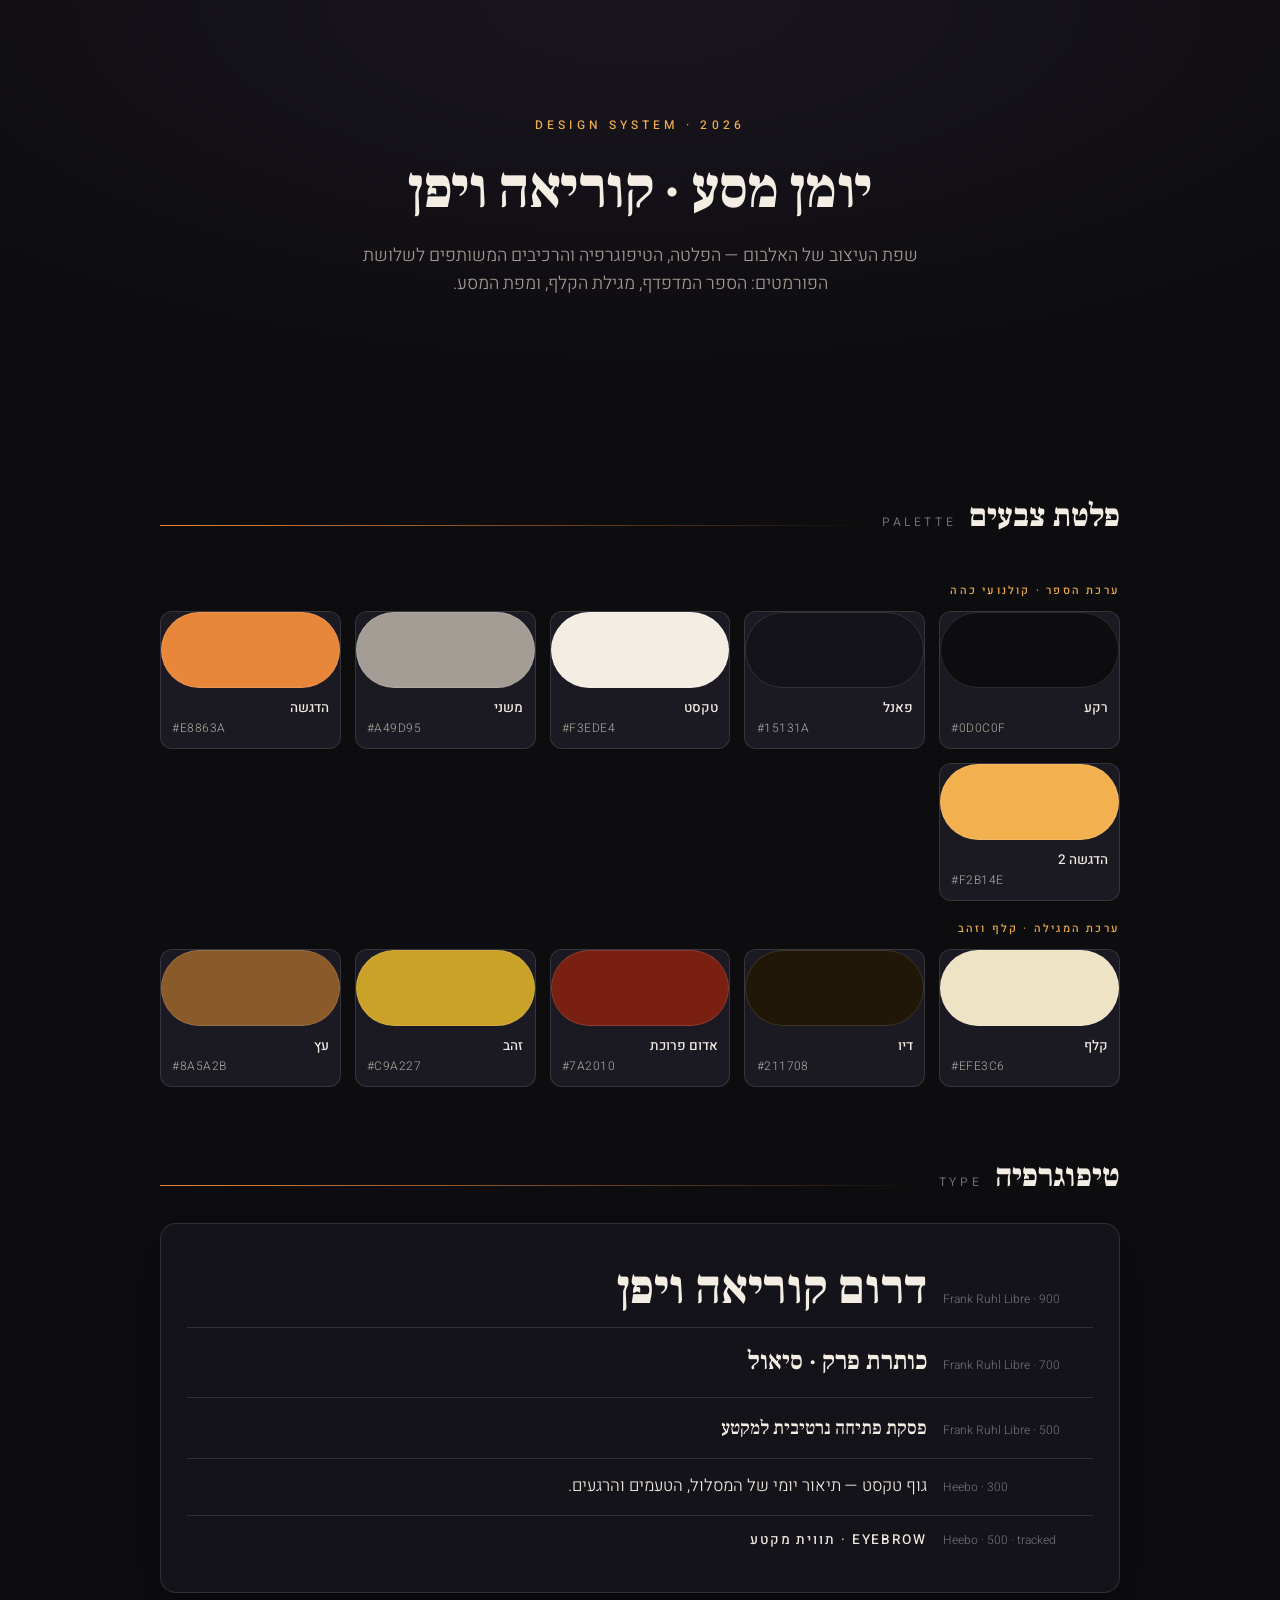
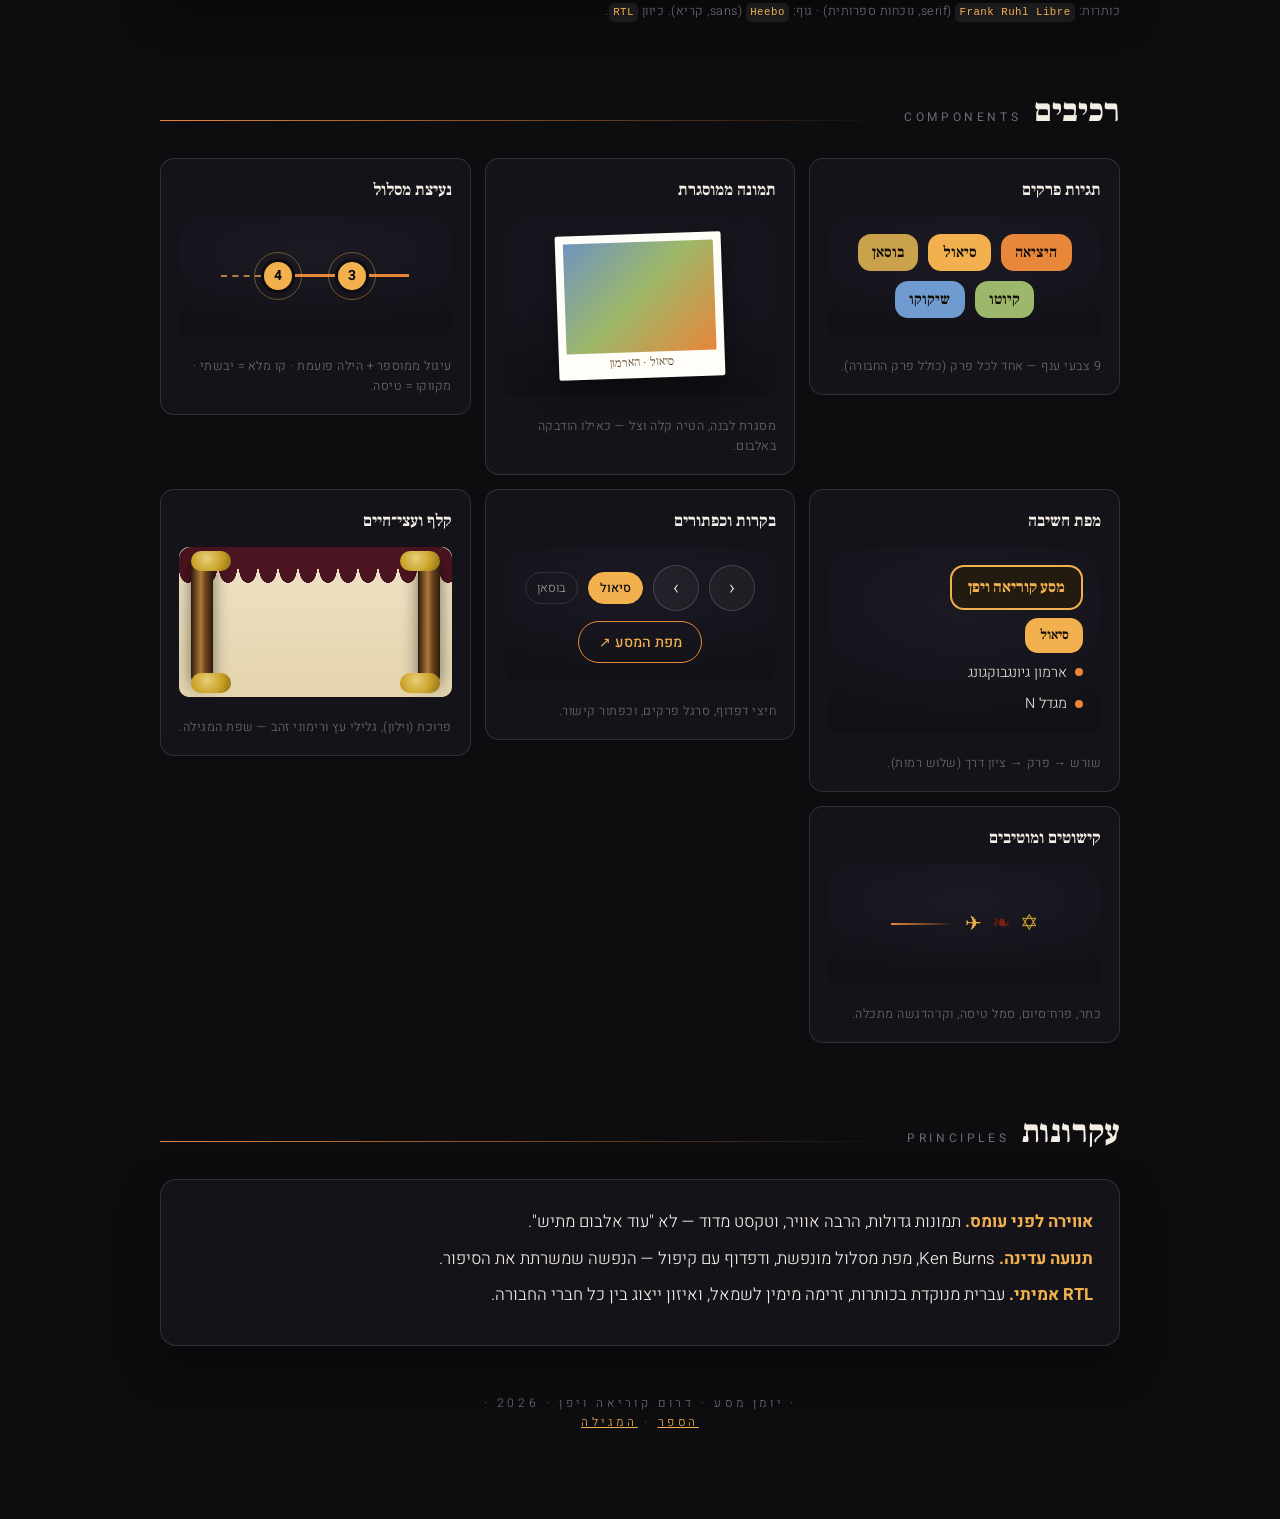
<file: design.html>
<!doctype html>
<html lang="he" dir="rtl">
<meta charset="utf-8">
<meta name="viewport" content="width=device-width,initial-scale=1,viewport-fit=cover">
<title>Design System — יומן מסע קוריאה ויפן</title>
<link rel="preconnect" href="https://fonts.googleapis.com">
<link rel="preconnect" href="https://fonts.gstatic.com" crossorigin>
<link rel="stylesheet" href="https://fonts.googleapis.com/css2?family=Frank+Ruhl+Libre:wght@500;700;900&family=Heebo:wght@300;400;500;700&display=swap">
<style>
:root{
  --bg:#0d0c0f; --panel:#15131a; --panel2:#1b1922; --fg:#f3ede4; --muted:#a49d95; --faint:#6f6a73;
  --accent:#e8863a; --accent2:#f2b14e; --line:rgba(255,255,255,.12);
  --park:#efe3c6; --park2:#e4d4ad; --ink:#211708; --red:#7a2010; --gold:#c9a227; --gold2:#e8cf7a; --wood:#8a5a2b;
  --disp:"Frank Ruhl Libre",Georgia,serif; --body:"Heebo","Segoe UI",Arial,sans-serif;
  color-scheme:dark;
}
*{box-sizing:border-box}
html,body{margin:0}
body{background:radial-gradient(120% 70% at 50% 0%,#1a1620,#0d0c0f 60%) fixed,#0d0c0f;color:var(--fg);font-family:var(--body);font-weight:300;-webkit-font-smoothing:antialiased;line-height:1.6}
.wrap{max-width:1040px;margin:0 auto;padding:clamp(20px,5vw,56px) clamp(16px,4vw,40px)}
header.hd{text-align:center;padding:clamp(24px,6vw,60px) 0 clamp(8px,2vw,16px)}
.kick{letter-spacing:.34em;font-size:12px;color:var(--accent2);font-weight:500}
h1{font-family:var(--disp);font-weight:900;font-size:clamp(2.2rem,6vw,3.6rem);margin:.5rem 0 .4rem;letter-spacing:-.01em}
.lede{color:var(--muted);max-width:60ch;margin:.4rem auto 0;font-size:clamp(.95rem,2.2vw,1.12rem)}
.sect{margin-top:clamp(2.4rem,6vw,4rem)}
.sect-h{display:flex;align-items:baseline;gap:.8rem;margin-bottom:1.3rem}
.sect-h h2{font-family:var(--disp);font-weight:900;font-size:clamp(1.4rem,4vw,2rem);margin:0}
.sect-h .en{color:var(--faint);letter-spacing:.3em;font-size:12px;font-weight:400}
.sect-h .ln{flex:1;height:1px;background:linear-gradient(90deg,var(--accent),transparent)}
.card{background:var(--panel);border:1px solid var(--line);border-radius:16px;padding:clamp(16px,3vw,26px);box-shadow:0 18px 44px rgba(0,0,0,.4)}
.grid{display:grid;gap:14px}
.note{color:var(--faint);font-size:12.5px;margin-top:.5rem;letter-spacing:.04em}
code{background:rgba(255,255,255,.07);color:var(--accent2);padding:.08em .4em;border-radius:5px;font-size:.86em;direction:ltr;display:inline-block}

/* palette */
.sw-grid{grid-template-columns:repeat(auto-fill,minmax(150px,1fr))}
.sw{border-radius:12px;overflow:hidden;border:1px solid var(--line);background:var(--panel2)}
.sw .chip{height:76px}
.sw .meta{padding:.6rem .7rem}
.sw .nm{font-weight:500;font-size:13.5px}
.sw .hex{color:var(--muted);font-size:12px;direction:ltr;letter-spacing:.04em}
.theme-tag{display:inline-block;font-size:11px;letter-spacing:.2em;color:var(--accent2);margin:1.2rem 0 .7rem;font-weight:500}

/* type */
.type-row{display:flex;align-items:baseline;gap:1rem;flex-wrap:wrap;padding:.9rem 0;border-bottom:1px solid var(--line)}
.type-row:last-child{border-bottom:0}
.type-row .lbl{color:var(--faint);font-size:12px;min-width:150px;direction:ltr}
.disp-xl{font-family:var(--disp);font-weight:900;font-size:clamp(2rem,6vw,3rem);line-height:1}
.disp-l{font-family:var(--disp);font-weight:700;font-size:1.6rem}
.disp-m{font-family:var(--disp);font-weight:500;font-size:1.2rem}
.body-m{font-family:var(--body);font-weight:300;font-size:1.05rem}
.body-s{font-family:var(--body);font-weight:500;font-size:.85rem;letter-spacing:.14em}

/* components */
.comp-grid{grid-template-columns:repeat(auto-fit,minmax(260px,1fr));align-items:start}
.comp{background:var(--panel);border:1px solid var(--line);border-radius:14px;padding:18px;display:flex;flex-direction:column;gap:12px}
.comp .tt{font-family:var(--disp);font-weight:700;font-size:1.05rem}
.comp .stage{background:radial-gradient(120% 90% at 50% 30%,#1b1922,#100e14);border-radius:10px;padding:18px;display:flex;align-items:center;justify-content:center;min-height:120px;flex-wrap:wrap;gap:10px}
.comp .stage.park{background:linear-gradient(180deg,var(--park),var(--park2))}

.pill{font-family:var(--disp);font-weight:700;color:#160f06;padding:.4rem .9rem;border-radius:13px;font-size:.95rem}
.c0{background:#e8863a}.c1{background:#f2b14e}.c2{background:#d59a63}.c3{background:#c9a24b}.c4{background:#9db86a}.c5{background:#5fb3a2}.c6{background:#6f9bd0}.c7{background:#b081c8}.c8{background:#d1748f}

.mount{background:#fffdf7;padding:8px 8px 26px;border-radius:2px;transform:rotate(-2deg);box-shadow:0 10px 26px rgba(0,0,0,.5);position:relative}
.mount img,.mount .ph{display:block;width:150px;height:110px;object-fit:cover;border-radius:1px}
.mount .ph{background:linear-gradient(135deg,#6f94c0,#9db86a 48%,#e8863a)}
.mount .cap{position:absolute;inset-inline:8px;bottom:6px;text-align:center;font-family:var(--disp);color:#50391a;font-size:12px}

.pin{position:relative;width:34px;height:34px}
.pin .dot{position:absolute;inset:0;border-radius:50%;background:var(--accent2);border:3px solid #0d0c0f;display:flex;align-items:center;justify-content:center;color:#0d0c0f;font-weight:700;font-size:14px}
.pin .ring{position:absolute;inset:-7px;border-radius:50%;border:1.5px solid var(--accent2);opacity:.4;animation:pulse 3s ease-out infinite}
@keyframes pulse{0%{transform:scale(.7);opacity:.5}70%,100%{transform:scale(1.4);opacity:0}}
.route{display:flex;align-items:center;gap:0}
.route .seg{width:40px;height:3px;background:var(--accent)}
.route .segd{width:40px;height:0;border-top:2px dashed var(--accent2);opacity:.7}

.rootbox{background:#231b10;border:2px solid var(--accent2);border-radius:14px;color:var(--accent2);font-family:var(--disp);font-weight:900;padding:.5rem 1rem;font-size:1rem}
.leaf{display:flex;align-items:center;gap:.5rem;color:#e7ddcf;font-size:.9rem}
.leaf .d{width:8px;height:8px;border-radius:50%;background:var(--accent)}

.btn-nav{width:46px;height:46px;border-radius:50%;border:1px solid rgba(255,255,255,.16);background:rgba(255,255,255,.04);color:var(--fg);font-size:20px;display:flex;align-items:center;justify-content:center}
.chip{background:transparent;border:1px solid var(--line);color:var(--muted);font-size:12.5px;padding:.3rem .7rem;border-radius:999px}
.chip.on{background:var(--accent2);color:#0d0c0f;border-color:var(--accent2);font-weight:500}
.mm-btn{display:inline-flex;align-items:center;gap:.4rem;padding:.55rem 1.2rem;border:1px solid var(--accent);border-radius:999px;color:var(--accent2);font-weight:500;font-size:.9rem}

/* parchment + wood */
.scroll-demo{position:relative;height:150px;border-radius:12px;overflow:hidden;background:linear-gradient(180deg,var(--park),var(--park2))}
.scroll-demo .pole{position:absolute;top:10px;bottom:10px;width:22px;border-radius:11px;background:linear-gradient(90deg,#2c1a0a,#b07a3c 45%,#6e461f 65%,#2c1a0a);box-shadow:0 0 16px rgba(0,0,0,.5)}
.scroll-demo .pole.r{right:12px}.scroll-demo .pole.l{left:12px}
.scroll-demo .knob{position:absolute;width:40px;height:20px;border-radius:10px;background:radial-gradient(circle at 40% 35%,var(--gold2),var(--gold) 55%,#8a6b12)}
.scroll-demo .valance{position:absolute;top:0;left:0;right:0;height:22px;background:#4a1420}
.scroll-demo .valance::after{content:"";position:absolute;top:22px;left:0;right:0;height:14px;background:radial-gradient(9px 14px at 9px 0,#4a1420 98%,transparent) repeat-x;background-size:20px 14px}
.orn{color:var(--red);font-size:22px}.crown{color:var(--gold);font-size:22px}
.foot{text-align:center;color:var(--faint);font-size:12px;letter-spacing:.3em;padding:3rem 0 2rem}
.foot a{color:var(--accent2)}
</style>

<header class="hd">
  <div class="wrap">
    <div class="kick">DESIGN SYSTEM · 2026</div>
    <h1>יומן מסע · קוריאה ויפן</h1>
    <p class="lede">שפת העיצוב של האלבום — הפלטה, הטיפוגרפיה והרכיבים המשותפים לשלושת הפורמטים: הספר המדפדף, מגילת הקלף, ומפת המסע.</p>
  </div>
</header>

<div class="wrap">

<section class="sect">
  <div class="sect-h"><h2>פלטת צבעים</h2><span class="en">PALETTE</span><span class="ln"></span></div>
  <div class="theme-tag">ערכת הספר · קולנועי כהה</div>
  <div class="grid sw-grid">
    <div class="sw"><div class="chip" style="background:#0d0c0f"></div><div class="meta"><div class="nm">רקע</div><div class="hex">#0D0C0F</div></div></div>
    <div class="sw"><div class="chip" style="background:#15131a"></div><div class="meta"><div class="nm">פאנל</div><div class="hex">#15131A</div></div></div>
    <div class="sw"><div class="chip" style="background:#f3ede4"></div><div class="meta"><div class="nm">טקסט</div><div class="hex">#F3EDE4</div></div></div>
    <div class="sw"><div class="chip" style="background:#a49d95"></div><div class="meta"><div class="nm">משני</div><div class="hex">#A49D95</div></div></div>
    <div class="sw"><div class="chip" style="background:#e8863a"></div><div class="meta"><div class="nm">הדגשה</div><div class="hex">#E8863A</div></div></div>
    <div class="sw"><div class="chip" style="background:#f2b14e"></div><div class="meta"><div class="nm">הדגשה 2</div><div class="hex">#F2B14E</div></div></div>
  </div>
  <div class="theme-tag">ערכת המגילה · קלף וזהב</div>
  <div class="grid sw-grid">
    <div class="sw"><div class="chip" style="background:#efe3c6"></div><div class="meta"><div class="nm">קלף</div><div class="hex">#EFE3C6</div></div></div>
    <div class="sw"><div class="chip" style="background:#211708"></div><div class="meta"><div class="nm">דיו</div><div class="hex">#211708</div></div></div>
    <div class="sw"><div class="chip" style="background:#7a2010"></div><div class="meta"><div class="nm">אדום פרוכת</div><div class="hex">#7A2010</div></div></div>
    <div class="sw"><div class="chip" style="background:#c9a227"></div><div class="meta"><div class="nm">זהב</div><div class="hex">#C9A227</div></div></div>
    <div class="sw"><div class="chip" style="background:#8a5a2b"></div><div class="meta"><div class="nm">עץ</div><div class="hex">#8A5A2B</div></div></div>
  </div>
</section>

<section class="sect">
  <div class="sect-h"><h2>טיפוגרפיה</h2><span class="en">TYPE</span><span class="ln"></span></div>
  <div class="card">
    <div class="type-row"><span class="lbl">Frank Ruhl Libre · 900</span><span class="disp-xl">דרום קוריאה ויפן</span></div>
    <div class="type-row"><span class="lbl">Frank Ruhl Libre · 700</span><span class="disp-l">כותרת פרק · סיאול</span></div>
    <div class="type-row"><span class="lbl">Frank Ruhl Libre · 500</span><span class="disp-m">פסקת פתיחה נרטיבית למקטע</span></div>
    <div class="type-row"><span class="lbl">Heebo · 300</span><span class="body-m">גוף טקסט — תיאור יומי של המסלול, הטעמים והרגעים.</span></div>
    <div class="type-row"><span class="lbl">Heebo · 500 · tracked</span><span class="body-s">EYEBROW · תווית מקטע</span></div>
  </div>
  <div class="note">כותרות: <code>Frank Ruhl Libre</code> (serif, נוכחות ספרותית) · גוף: <code>Heebo</code> (sans, קריא). כיוון <code>RTL</code>.</div>
</section>

<section class="sect">
  <div class="sect-h"><h2>רכיבים</h2><span class="en">COMPONENTS</span><span class="ln"></span></div>
  <div class="grid comp-grid">

    <div class="comp"><div class="tt">תגיות פרקים</div>
      <div class="stage">
        <span class="pill c0">היציאה</span><span class="pill c1">סיאול</span><span class="pill c3">בוסאן</span><span class="pill c4">קיוטו</span><span class="pill c6">שיקוקו</span>
      </div>
      <div class="note">9 צבעי ענף — אחד לכל פרק (כולל פרק החבורה).</div>
    </div>

    <div class="comp"><div class="tt">תמונה ממוסגרת</div>
      <div class="stage">
        <div class="mount"><div class="ph"></div><span class="cap">סיאול · הארמון</span></div>
      </div>
      <div class="note">מסגרת לבנה, הטיה קלה וצל — כאילו הודבקה באלבום.</div>
    </div>

    <div class="comp"><div class="tt">נעיצת מסלול</div>
      <div class="stage">
        <div class="route"><span class="seg"></span><div class="pin"><span class="ring"></span><span class="dot">3</span></div><span class="seg"></span><div class="pin"><span class="ring"></span><span class="dot">4</span></div><span class="segd"></span></div>
      </div>
      <div class="note">עיגול ממוספר + הילה פועמת · קו מלא = יבשתי · מקווקו = טיסה.</div>
    </div>

    <div class="comp"><div class="tt">מפת חשיבה</div>
      <div class="stage" style="flex-direction:column;align-items:flex-start;gap:8px">
        <span class="rootbox">מסע קוריאה ויפן</span>
        <span class="pill c1" style="font-size:.85rem">סיאול</span>
        <span class="leaf"><span class="d"></span> ארמון גיונגבוקגונג</span>
        <span class="leaf"><span class="d"></span> מגדל N</span>
      </div>
      <div class="note">שורש → פרק → ציון דרך (שלוש רמות).</div>
    </div>

    <div class="comp"><div class="tt">בקרות וכפתורים</div>
      <div class="stage">
        <span class="btn-nav">‹</span><span class="btn-nav">›</span>
        <span class="chip on">סיאול</span><span class="chip">בוסאן</span>
        <span class="mm-btn">מפת המסע ↗</span>
      </div>
      <div class="note">חיצי דפדוף, סרגל פרקים, וכפתור קישור.</div>
    </div>

    <div class="comp"><div class="tt">קלף ועצי־חיים</div>
      <div class="stage park" style="padding:0">
        <div class="scroll-demo" style="width:100%">
          <div class="valance"></div>
          <div class="pole r"></div><div class="knob" style="top:4px;right:12px"></div><div class="knob" style="bottom:4px;right:12px"></div>
          <div class="pole l"></div><div class="knob" style="top:4px;left:12px"></div><div class="knob" style="bottom:4px;left:12px"></div>
        </div>
      </div>
      <div class="note">פרוכת (וילון), גלילי עץ ורימוני זהב — שפת המגילה.</div>
    </div>

    <div class="comp"><div class="tt">קישוטים ומוטיבים</div>
      <div class="stage">
        <span class="crown">✡</span><span class="orn">❧</span><span style="color:var(--accent2);font-size:20px">✈</span><span style="width:64px;height:2px;display:inline-block;background:linear-gradient(90deg,var(--accent),transparent)"></span>
      </div>
      <div class="note">כתר, פרח־סיום, סמל טיסה, וקו־הדגשה מתכלה.</div>
    </div>

  </div>
</section>

<section class="sect">
  <div class="sect-h"><h2>עקרונות</h2><span class="en">PRINCIPLES</span><span class="ln"></span></div>
  <div class="card">
    <p class="body-m" style="margin:.2rem 0"><b style="color:var(--accent2)">אווירה לפני עומס.</b> תמונות גדולות, הרבה אוויר, וטקסט מדוד — לא "עוד אלבום מתיש".</p>
    <p class="body-m" style="margin:.6rem 0"><b style="color:var(--accent2)">תנועה עדינה.</b> Ken Burns, מפת מסלול מונפשת, ודפדוף עם קיפול — הנפשה שמשרתת את הסיפור.</p>
    <p class="body-m" style="margin:.6rem 0"><b style="color:var(--accent2)">RTL אמיתי.</b> עברית מנוקדת בכותרות, זרימה מימין לשמאל, ואיזון ייצוג בין כל חברי החבורה.</p>
  </div>
</section>

<div class="foot">· יומן מסע · דרום קוריאה ויפן · 2026 ·<br><a href="index.html">הספר</a> · <a href="scroll.html">המגילה</a></div>
</div>
</html>
</file>
